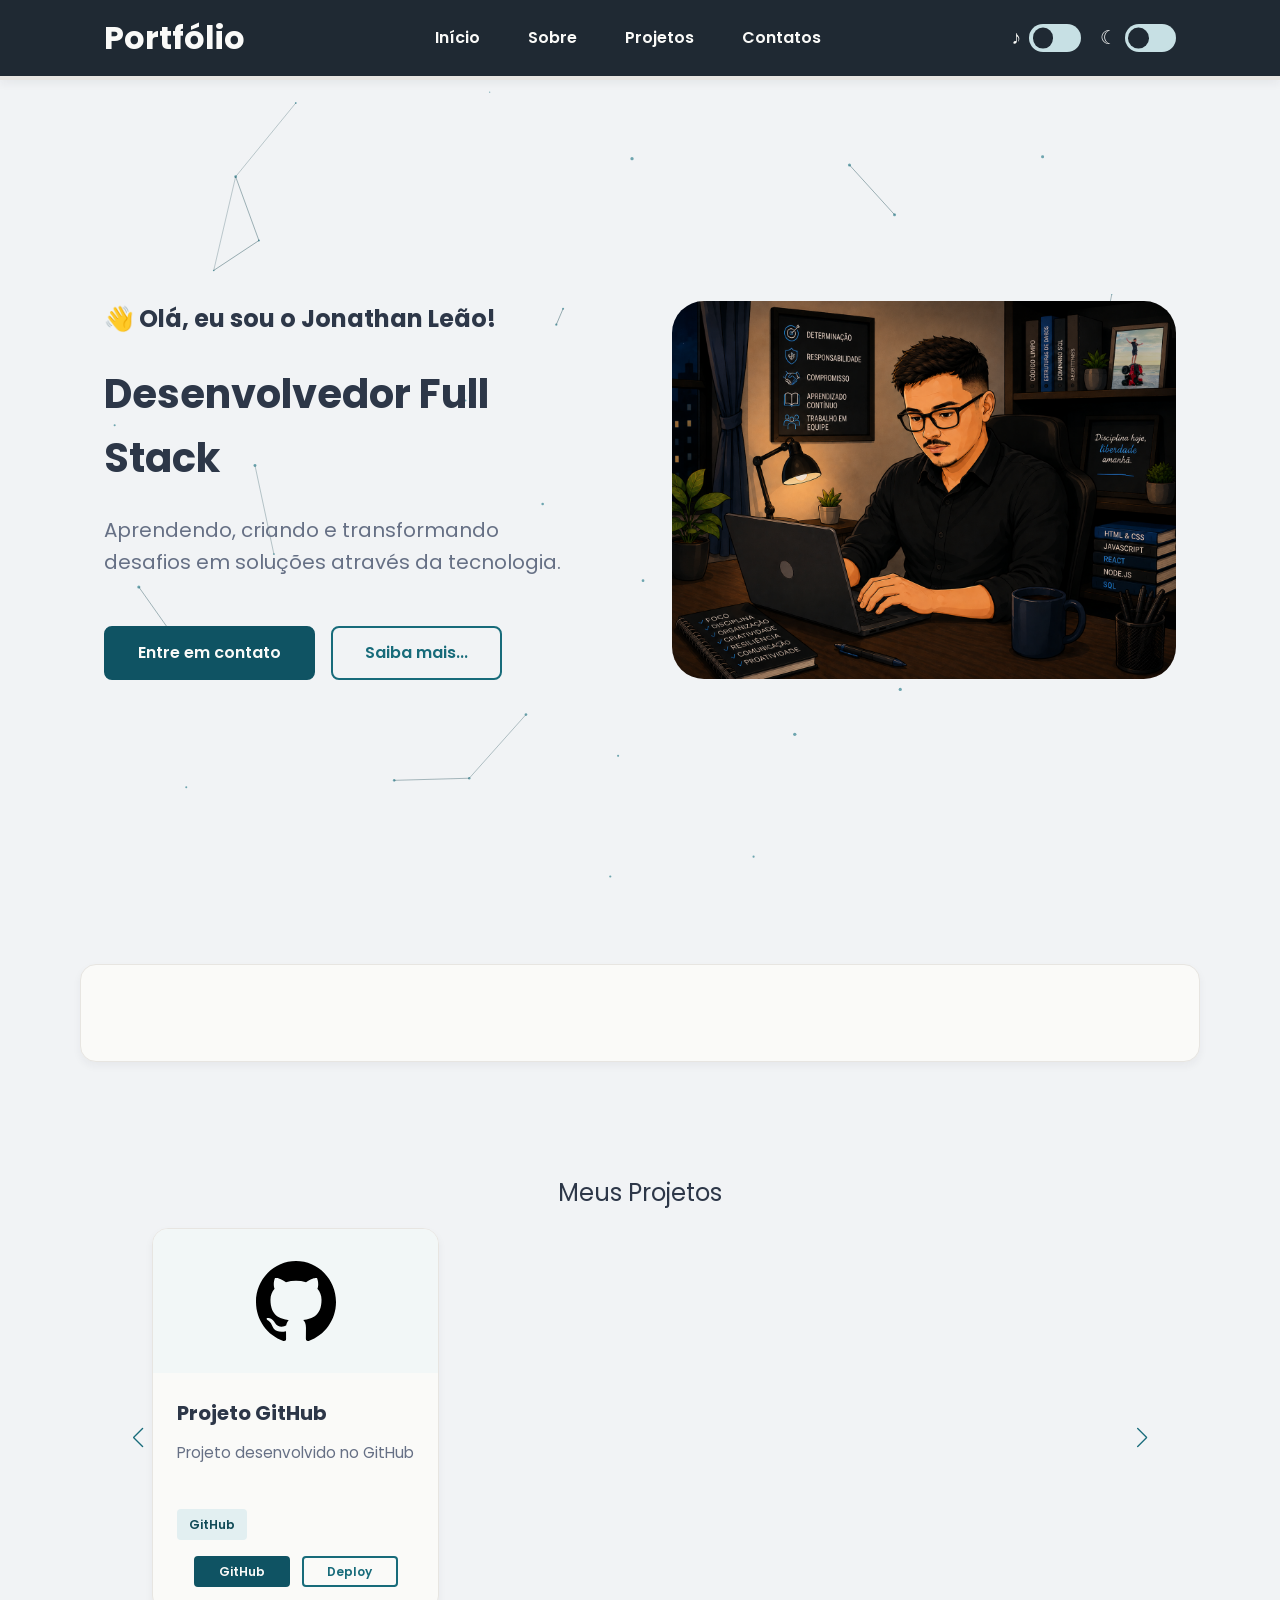
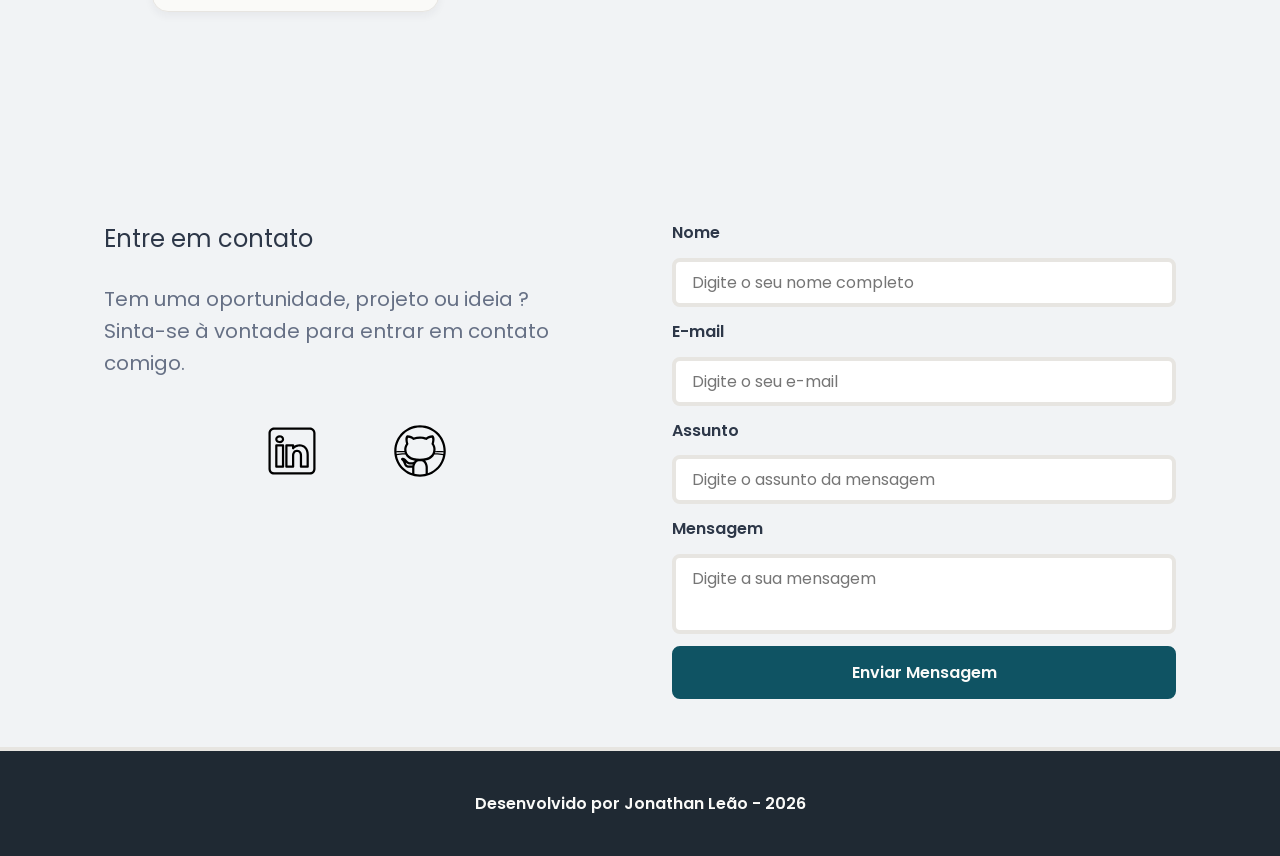
<file: index.html>
<!DOCTYPE html>
<html lang="pt-br">

<head>
    <meta charset="UTF-8">
    <meta name="viewport" content="width=device-width, initial-scale=1.0">
    <meta name="author" content="Jonathan Leão">

    <meta name="description"
        content="Portfólio pessoal de Jonathan Leão, Desenvolvedor Full Stack em formação. Conheça meus projetos, habilidades e minha trajetória na área de tecnologia.">

    <meta name="robots" content="index, follow">

    <!-- Fonte do Google - Poppins -->
    <link href="https://fonts.googleapis.com/css2?family=Poppins&display=swap" rel="stylesheet">

    <!-- Favicon -->
    <link rel="icon" type="image/svg+xml" href="./assets/img/favicon.svg">

    <!-- SWIPER CSS -->
<link rel="stylesheet" href="https://cdn.jsdelivr.net/npm/swiper@11/swiper-bundle.min.css">

    <!-- CSS -->
    <link rel="stylesheet" href="./assets/css/styles.css">

    <title>Portfólio de Jonathan Leão</title>
</head>

<body>

   <!-- Cabeçalho da página -->
<header>
    <div class="menu-content">

        <!-- Título -->
        <a href="index.html" id="titulo">Portfólio</a>

        <!-- Menu de Navegação -->
        <nav>
            <ul class="menu-list">
                <li><a href="#hero">Início</a></li>
                <li><a href="#about">Sobre</a></li>
                <li><a href="#projects">Projetos</a></li>
                <li><a href="#contact">Contatos</a></li>
            </ul>
        </nav>

        <!-- Controles do Cabeçalho -->
        <div class="header-controls">

            <!-- Controle de Áudio -->
            <div class="control-item">

                <span
                    class="control-icon"
                    aria-hidden="true"
                >
                    ♪
                </span>

                <button
                    id="audio-toggle"
                    class="theme-switch"
                    type="button"
                    aria-label="Ativar música"
                    aria-pressed="false"
                    title="Ativar ou desativar música"
                >
                    <span class="theme-switch-track">
                        <span class="theme-switch-thumb"></span>
                    </span>
                </button>

            </div>

                        <!-- Controle de Tema -->
            <div class="control-item">

                <span
                    class="control-icon"
                    aria-hidden="true"
                    title="Modo escuro"
                >
                    ☾
                </span>

                <button
                    id="theme-toggle"
                    class="theme-switch"
                    type="button"
                    aria-label="Ativar modo escuro"
                    aria-pressed="false"
                    title="Ativar ou desativar modo escuro"
                >
                    <span class="theme-switch-track">
                        <span class="theme-switch-thumb"></span>
                    </span>
                </button>

            </div>

        </div>
        <!-- Fim dos controles -->

    </div>
    <!-- Fim do menu-content -->

</header>

    <!-- Conteúdo principal da página -->
    <main>

<!-- Seção Hero -->
<section id="hero" class="section-container hero-container">

    <!-- Fundo interativo -->
    <canvas id="hero-background"></canvas>

    <!-- Apresentação -->
    <article class="hero-content">
    <span>👋 Olá, eu sou o Jonathan Leão!</span>

    <h1>Desenvolvedor Full Stack</h1>

    <p>
        Aprendendo, criando e transformando desafios em soluções através da tecnologia.
    </p>

<div class="buttons-container">
    <a href="#contact" class="botao">Entre em contato</a>
    <a href="#about" class="botao-outline">Saiba mais...</a>
</div>
</article>

<!-- Imagem do Hero -->
    <figure class="hero-image">
    <img src="./assets/img/dev-jonathan.png"
            alt="Ilustração de Jonathan Leão desenvolvendo"
            class="float-animation">
    </figure>

        </section>

        <!-- Seção Sobre mim -->
        <section id="about" class="section-container about-container">

        </section>

        <!-- Seção de Projetos -->
        <section id="projects" class="section-container projects-container">
            <h2>Meus Projetos</h2>

            <!-- Swiper -->
            <div class="swiper projects-swiper">
                <div class="swiper-wrapper">

                    <!-- Projeto -->
                    <div class="swiper-slide">
                        <article class="project-card">

                            <!-- Ícone -->
                            <figure class="project-image">
                                <img src="./assets/icons/languages/github.svg"
                                    alt="Ícone do GitHub">
                            </figure>

                            <!-- Conteúdo -->
                            <div class="project-content">
                                <h3>Projeto GitHub</h3>

                                <p>Projeto desenvolvido no GitHub</p>

                                <!-- Tags -->
                                <div class="project-tags">
                                    <span class="tag">GitHub</span>
                                </div>

                                <!-- Botões -->
                                <div class="project-buttons">
                                    <a href="https://github.com/jonathanleao"
                                        target="_blank"
                                        rel="noopener noreferrer"
                                        class="botao botao-sm">GitHub</a>

                                    <a href="#"
                                        class="botao-outline botao-sm">Deploy</a>
                                </div>
                            </div>

                        </article>
                    </div>

                </div>

                <!-- Navegação do Swiper -->
                <div class="swiper-button-next"></div>
                <div class="swiper-button-prev"></div>

                <!-- Paginação -->
                <div class="swiper-pagination"></div>
            </div>
        </section>

        <!-- Seção de Contatos -->
        <section id="contact" class="section-container contact-container">

            <!-- Informações de contato -->
            <article class="contact-info">
    <h2>Entre em contato</h2>

    <p>
    Tem uma oportunidade, projeto ou ideia ?
    Sinta-se à vontade para entrar em contato comigo.
    </p>

    <!-- Redes Sociais -->
    <div class="social-container">

                    <a href="https://www.linkedin.com/in/jonathanleao/"
                        target="_blank"
                        rel="noopener noreferrer"
                        class="social-icon"
                        aria-label="LinkedIn">
                        <img src="./assets/icons/social/linkedin.svg"
                            alt="Link para o LinkedIn">
                    </a>

                    <a href="https://github.com/jonathanleao"
                        target="_blank"
                        rel="noopener noreferrer"
                        class="social-icon"
                        aria-label="GitHub">
                        <img src="./assets/icons/social/github.svg"
                            alt="Link para o GitHub">
                    </a>

                </div>
            </article>

<!-- Formulário de Contato -->
<form
    id="formulario"
    action="https://formsubmit.co/0d8ef567a013d2c1a35bf91ff3f7ee38"
    method="POST"
>

    <!-- Redireciona para a página de sucesso após o envio -->
    <input
        type="hidden"
        name="_next"
        value="https://jonathanleao19.github.io/portifolio/"
    >

    <!-- Desativa o CAPTCHA do FormSubmit -->
    <input
        type="hidden"
        name="_captcha"
        value="false"
    >

    <!-- Nome -->
    <label for="nome">Nome</label>
    <input
        id="nome"
        name="nome"
        type="text"
        placeholder="Digite o seu nome completo"
        autocomplete="name"
        required
    >
    <span id="erro-nome"></span>

    <!-- E-mail -->
    <label for="email">E-mail</label>
    <input
        id="email"
        name="email"
        type="email"
        placeholder="Digite o seu e-mail"
        autocomplete="email"
        required
    >
    <span id="erro-email"></span>

    <!-- Assunto -->
    <label for="assunto">Assunto</label>
    <input
        id="assunto"
        name="assunto"
        type="text"
        placeholder="Digite o assunto da mensagem"
        required
    >
    <span id="erro-assunto"></span>

    <!-- Mensagem -->
    <label for="mensagem">Mensagem</label>
    <textarea
        id="mensagem"
        name="mensagem"
        placeholder="Digite a sua mensagem"
        required
    ></textarea>
    <span id="erro-mensagem"></span>

    <!-- Botão de envio -->
    <button
        class="botao"
        type="submit"
    >
        Enviar Mensagem
    </button>

</form>
        </section>

    </main>

    <!-- Rodapé da página -->
    <footer>
        Desenvolvido por Jonathan Leão - 2026
    </footer>


    <!-- Música ambiente -->
    <audio
        id="background-audio"
        preload="metadata"
        loop
    >
        <source
            src="./assets/audio/portfolio-music.mp3"
            type="audio/mpeg"
        >
    </audio>


    <!-- SWIPER JS -->
    <script src="https://cdn.jsdelivr.net/npm/swiper@11/swiper-bundle.min.js"></script>

    <!-- JavaScript -->
    <script src="./assets/js/script.js"></script>

</body>

</html>
</file>
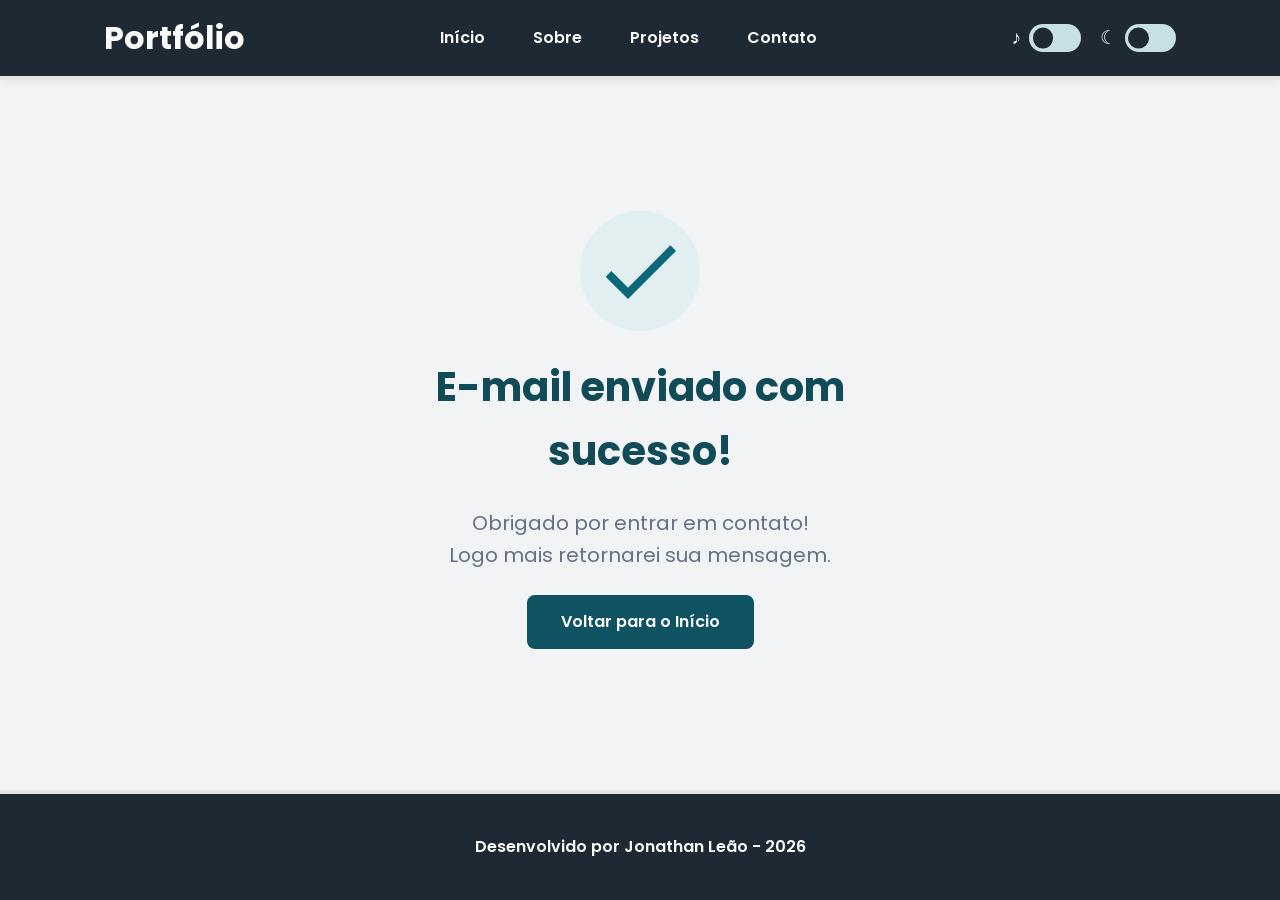
<file: success.html>
<!DOCTYPE html>
<html lang="pt-br">

<head>

    <meta charset="UTF-8">

    <meta
        name="viewport"
        content="width=device-width, initial-scale=1.0"
    >

    <meta
        name="author"
        content="Jonathan Leão"
    >

    <meta
        name="description"
        content="Confirmação de envio de mensagem do portfólio de Jonathan Leão."
    >

    <meta
        name="robots"
        content="noindex, follow"
    >


    <!-- Fonte do Google - Poppins -->
    <link
        href="https://fonts.googleapis.com/css2?family=Poppins&display=swap"
        rel="stylesheet"
    >


    <!-- Favicon -->
    <link
        rel="icon"
        type="image/svg+xml"
        href="./assets/img/favicon.svg"
    >


    <!-- CSS -->
    <link
        rel="stylesheet"
        href="./assets/css/styles.css"
    >


    <title>
        Mensagem Enviada | Jonathan Leão
    </title>

</head>


<body>


    <!-- =================================================
         CABEÇALHO
    ================================================== -->

    <header>

        <div class="menu-content">


            <!-- Título -->
            <a
                href="index.html"
                id="titulo"
            >
                Portfólio
            </a>


            <!-- Menu de Navegação -->
            <nav>

                <ul class="menu-list">

                    <li>
                        <a href="index.html#hero">
                            Início
                        </a>
                    </li>

                    <li>
                        <a href="index.html#about">
                            Sobre
                        </a>
                    </li>

                    <li>
                        <a href="index.html#projects">
                            Projetos
                        </a>
                    </li>

                    <li>
                        <a href="index.html#contact">
                            Contato
                        </a>
                    </li>

                </ul>

            </nav>


            <!-- Controles do Cabeçalho -->
            <div class="header-controls">


                <!-- Controle de Áudio -->
                <div class="control-item">

                    <span
                        class="control-icon"
                        aria-hidden="true"
                    >
                        ♪
                    </span>

                    <button
                        id="audio-toggle"
                        class="theme-switch"
                        type="button"
                        aria-label="Ativar música"
                        aria-pressed="false"
                        title="Ativar ou desativar música"
                    >

                        <span class="theme-switch-track">

                            <span class="theme-switch-thumb">
                            </span>

                        </span>

                    </button>

                </div>


                <!-- Controle de Tema -->
                <div class="control-item">

                    <span
                        class="control-icon"
                        aria-hidden="true"
                        title="Modo escuro"
                    >
                        ☾
                    </span>

                    <button
                        id="theme-toggle"
                        class="theme-switch"
                        type="button"
                        aria-label="Ativar modo escuro"
                        aria-pressed="false"
                        title="Ativar ou desativar modo escuro"
                    >

                        <span class="theme-switch-track">

                            <span class="theme-switch-thumb">
                            </span>

                        </span>

                    </button>

                </div>


            </div>


        </div>

    </header>



    <!-- =================================================
         CONTEÚDO PRINCIPAL
    ================================================== -->

    <main>


        <!-- =================================================
             MENSAGEM DE SUCESSO
        ================================================== -->

        <section class="success-container">

            <article class="success-content">


                <!-- Ícone de sucesso -->
                <figure class="success-icon">

                    <img
                        src="./assets/img/success.svg"
                        alt="Ilustração de mensagem enviada com sucesso"
                        class="float-animation"
                    >

                </figure>


                <!-- Título -->
                <h1>
                    E-mail enviado com sucesso!
                </h1>


                <!-- Mensagem -->
                <h2>

                    Obrigado por entrar em contato!

                    <br>

                    Logo mais retornarei sua mensagem.

                </h2>


                <!-- Botão para retornar ao portfólio -->
                <a
                    href="index.html"
                    class="botao"
                >
                    Voltar para o Início
                </a>


            </article>

        </section>


    </main>



    <!-- =================================================
         RODAPÉ
    ================================================== -->

    <footer>

        Desenvolvido por Jonathan Leão - 2026

    </footer>



    <!-- =================================================
         MÚSICA AMBIENTE
    ================================================== -->

    <audio
        id="background-audio"
        preload="metadata"
        loop
    >

        <source
            src="./assets/audio/portfolio-music.mp3"
            type="audio/mpeg"
        >

    </audio>



    <!-- =================================================
         JAVASCRIPT
    ================================================== -->

    <script src="./assets/js/script.js"></script>


</body>

</html>
</file>
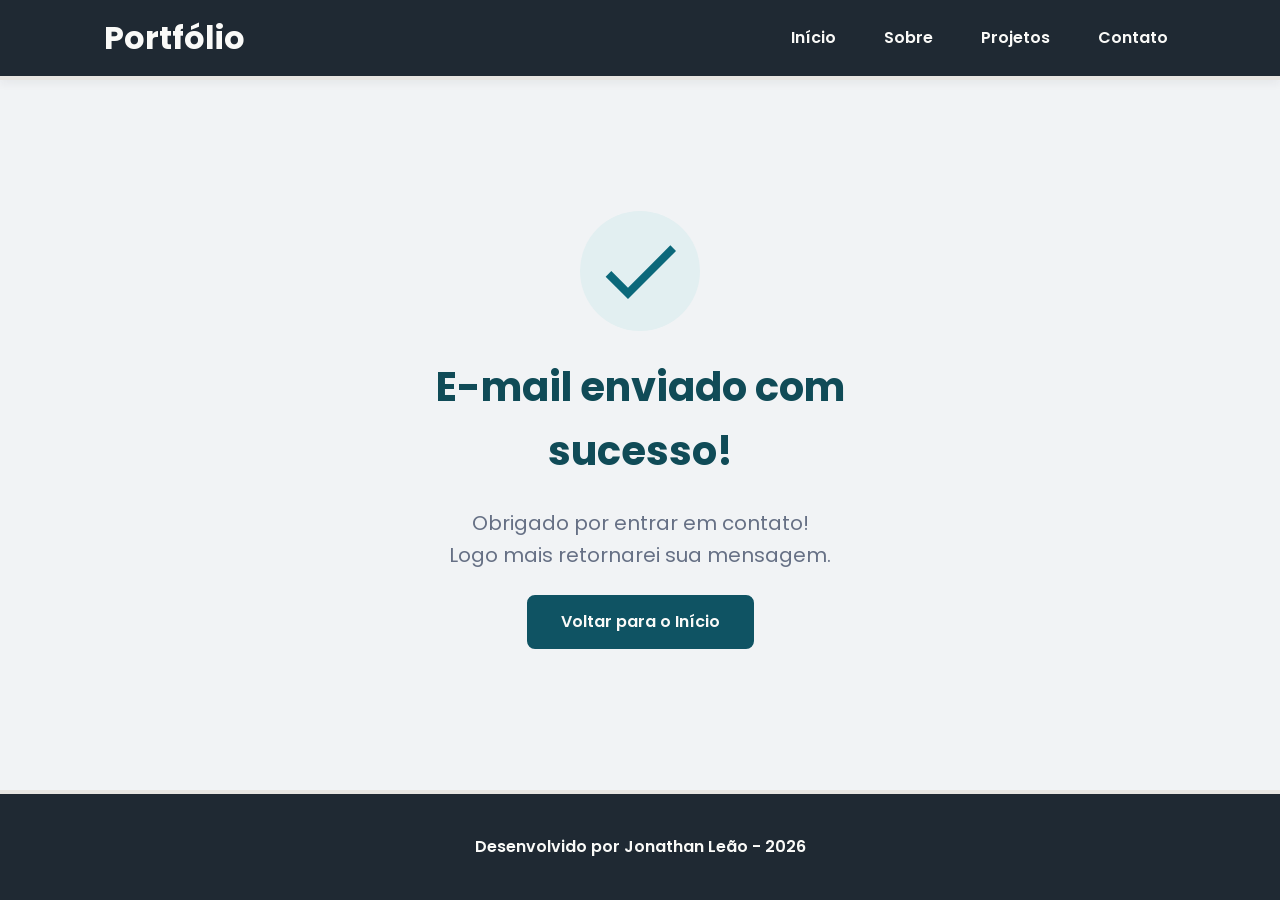
<file: sucess.html>
<!DOCTYPE html>
<html lang="pt-br">

<head>
    <meta charset="UTF-8">
    <meta name="viewport" content="width=device-width, initial-scale=1.0">
    <meta name="author" content="Jonathan Leão">

    <meta name="description"
        content="Confirmação de envio de mensagem do portfólio de Jonathan Leão.">

    <meta name="robots" content="noindex, follow">

    <!-- Fonte do Google - Poppins -->
    <link href="https://fonts.googleapis.com/css2?family=Poppins&display=swap" rel="stylesheet">

    <!-- Favicon -->
    <link rel="icon" type="image/svg+xml" href="./assets/img/favicon.svg">

    <!-- CSS -->
    <link rel="stylesheet" href="./assets/css/styles.css">

    <title>Mensagem Enviada | Jonathan Leão</title>
</head>

<body>

    <!-- Cabeçalho da Página -->
    <header>
        <div class="menu-content">
            <a href="index.html" id="titulo">Portfólio</a>

            <!-- Menu de Navegação -->
            <nav>
                <ul class="menu-list">
                    <li><a href="index.html#hero">Início</a></li>
                    <li><a href="index.html#about">Sobre</a></li>
                    <li><a href="index.html#projects">Projetos</a></li>
                    <li><a href="index.html#contact">Contato</a></li>
                </ul>
            </nav>
        </div>
    </header>

    <!-- Conteúdo Principal da Página -->
    <main>

        <!-- Mensagem de Sucesso -->
        <section class="success-container">
            <article class="success-content">

                <figure class="success-icon">
                    <img src="./assets/img/success.svg"
                        alt="Ilustração de mensagem enviada com sucesso"
                        class="float-animation">
                </figure>

                <h1>E-mail enviado com sucesso!</h1>

                <h2>
                    Obrigado por entrar em contato!<br>
                    Logo mais retornarei sua mensagem.
                </h2>

                <a href="index.html" class="botao">Voltar para o Início</a>

            </article>
        </section>

    </main>

    <!-- Rodapé da Página -->
    <footer>
        Desenvolvido por Jonathan Leão - 2026
    </footer>

</body>

</html>
</file>
<file: assets/css/styles.css>
*{
    margin: 0;
    padding: 0;
    box-sizing: border-box;
    font-family: 'Poppins', sans-serif;
    font-weight: 400;
    text-decoration: none;
    outline: none;
}

:root {
    /* Paleta de cores - azul */
    --blue-50: #F2F7F7;
    --blue-100: #E2EFF1;
    --blue-200: #C7E0E4;
    --blue-300: #91BEC6;
    --blue-400: #5796A2;
    --blue-500: #176B7A;
    --blue-600: #155F6D;
    --blue-700: #125563;
    --blue-800: #104B57;
    --blue-900: #0D3D47;

    /* Cores neutras */
    --gray-200: #E7E5E1;
    --gray-400: #667085;
    --graphite: #1F2933;
    --black: #2D3748;
    --white: #FAFAF8;
    --page-bg: #F1F3F5;

    /* Cores de estado */
    --error: #e63946;

    /* Sombras */
    --shadow-sm: 0 0.25rem 0.5rem rgba(31, 41, 51, 0.05);
    --shadow-md: 0 0.25rem 0.75rem rgba(23, 107, 122, 0.16);
    --shadow-lg: 0 0.5rem 1.5rem rgba(31, 41, 51, 0.10);

    /* Espaçamentos */
    --spacing-xs: 0.5rem;
    --spacing-sm: 1rem;
    --spacing-md: 1.5rem;
    --spacing-lg: 2rem;
    --spacing-xl: 3rem;
    --spacing-2xl: 4rem;

    /* Tamanhos de fonte */
    --text-sm: 0.75rem;
    --text-base: 1rem;
    --text-lg: 1.25rem;
    --text-xl: 1.5rem;
    --text-2xl: 2rem;
    --text-3xl: 2.5rem;

    /* Bordas arredondadas */
    --radius-sm: 0.25rem;
    --radius-md: 0.5rem;
    --radius-lg: 1rem;
    --radius-xl: 2rem;
    --radius-full: 50%;

    /* Transição padrão */
    --transition-default: all 0.3s ease;
}

html {
    scroll-behavior: smooth;
}

body {
    display: flex;
    flex-direction: column;
    min-height: 100vh;
    background-color: var(--page-bg);
    line-height: 1.6;
    color: var(--black);
}

main {
    flex: 1;
}

.section-container {
    max-width: 70rem;
    margin: 0 auto;
    padding: var(--spacing-xl) var(--spacing-md);
    scroll-margin-top: 6rem;
}

.buttons-container {
    display: flex;
    gap: var(--spacing-sm);
}

.botao,
.botao-outline {
    display: inline-block;
    padding: 0.75rem 2rem;
    border: 0.15rem solid transparent;
    border-radius: var(--radius-md);
    font-size: var(--text-base);
    font-weight: 600;
    text-align: center;
    cursor: pointer;
    transition: var(--transition-default);
}

/* Botão primário */
.botao {
    border-color: #0F5363;
    background-color: #0F5363;
    color: var(--white);
}

.botao:hover {
    border-color: #0B4350;
    background-color: #0B4350;
}

/* Botão secundário */
.botao-outline {
    border-color: var(--blue-500);
    background-color: transparent;
    color: var(--blue-500);
}

.botao-outline:hover {
    border-color: var(--blue-500);
    background-color: var(--blue-500);
    color: var(--white);
    transform: translateY(-0.25rem);
}

/* Botões pequenos - projetos */
.botao.botao-sm,
.botao-outline.botao-sm {
    min-width: 6rem;
    padding: 0.25rem var(--spacing-sm);
    border-width: 0.125rem;
    border-radius: 0.25rem;
    font-size: var(--text-sm);
}

header {
    position: sticky;
    top: 0;
    z-index: 1000;
    width: 100%;
    height: 5rem;
    border-bottom: 0.25rem solid var(--gray-200);
    background-color: var(--graphite);
    box-shadow: var(--shadow-sm);
}

header a {
    font-weight: 600;
    color: var(--white);
    transition: color 0.3s ease;
}

header a:hover {
    color: var(--blue-300);
}

#titulo {
    font-size: var(--text-2xl);
    font-weight: 700;
}

.menu-content {
    display: flex;
    justify-content: space-between;
    align-items: center;
    max-width: 70rem;
    height: 100%;
    margin: 0 auto;
    padding: 0 var(--spacing-md);
}

.menu-list {
    display: flex;
    gap: var(--spacing-lg);
    list-style: none;
}

.menu-list a {
    padding: var(--spacing-xs);
}


/* =================================================
   SWITCH DE TEMA
================================================= */

.theme-switch {
    display: flex;
    align-items: center;
    justify-content: center;

    margin-left: var(--spacing-sm);

    border: none;
    background: transparent;

    cursor: pointer;
}

.theme-switch-track {
    position: relative;
    display: block;

    width: 3.2rem;
    height: 1.7rem;

    border-radius: 999px;

    background-color: var(--blue-200);

    transition: background-color 0.3s ease;
}

.theme-switch-thumb {
    position: absolute;

    top: 50%;
    left: 0.2rem;

    width: 1.3rem;
    height: 1.3rem;

    border-radius: var(--radius-full);

    background-color: var(--graphite);

    transform: translateY(-50%);

    transition:
        left 0.3s ease,
        background-color 0.3s ease;
}

/* Estado ativo do switch */
.theme-switch.active .theme-switch-track {
    background-color: var(--blue-500);
}

.theme-switch.active .theme-switch-thumb {
    left: 1.7rem;

    background-color: var(--white);
}

.hero-container {
    position: relative;
    display: flex;
    align-items: center;
    gap: var(--spacing-2xl);
    min-height: calc(100vh - 5rem);
    overflow: hidden;
}

/* Fundo interativo do Hero */
#hero-background {
    position: absolute;
    inset: 0;
    width: 100%;
    height: 100%;
    z-index: 0;
    pointer-events: none;
}

/* Mantém o conteúdo acima do fundo interativo */
.hero-content,
.hero-image {
    position: relative;
    z-index: 1;
}

.hero-content {
    display: flex;
    flex: 1;
    flex-direction: column;
    gap: var(--spacing-md);
}

.hero-content span {
    font-size: var(--text-xl);
    font-weight: 700;
}

.hero-content h1 {
    font-size: var(--text-3xl);
    font-weight: 700;
}

.hero-content p,
.about-content p,
.contact-info p {
    max-width: 30rem;

    margin-bottom: var(--spacing-md);

    font-size: var(--text-lg);
    line-height: 1.6;

    color: var(--gray-400);
}

.hero-image {
    display: flex;
    flex: 1;
    justify-content: center;
}

.hero-image img {
    width: 100%;
    max-width: 100%;
    border-radius: var(--radius-xl);
}

/* Animação flutuante da imagem */
@keyframes float {

    0%,
    100% {
        transform: translateY(0);
    }

    50% {
        transform: translateY(-1.25rem);
    }
}

.float-animation {
    animation: float 3s ease-in-out infinite;
}

/* =================================================
   CONTROLES DO CABEÇALHO
================================================= */

.header-controls {
    display: flex;
    flex-direction: row;
    align-items: center;
    gap: 1.2rem;
}

.control-item {
    display: flex;
    flex-direction: row;
    align-items: center;
    gap: 0.5rem;
}

.control-icon {
    display: flex;
    align-items: center;
    justify-content: center;

    color: var(--white);
    font-size: 1.2rem;
    line-height: 1;
}

.header-controls .theme-switch {
    flex-shrink: 0;
    margin: 0;
}

/* =================================================
   ANIMAÇÃO DE ENTRADA DOS TEXTOS DO HERO
================================================= */

@keyframes textDrop {

    from {
        opacity: 0;
        transform: translateY(-80px);
    }

    to {
        opacity: 1;
        transform: translateY(0);
    }
}

/* Saudação */
.hero-content > span {
    animation: textDrop 0.8s ease-out both;
}

/* Título */
.hero-content > h1 {
    animation: textDrop 0.8s ease-out 0.20s both;
}

/* Descrição */
.hero-content > p {
    animation: textDrop 0.8s ease-out 0.40s both;
}

/* =================================================
   SOBRE MIM
================================================= */

.about-container {
    display: grid;
    grid-template-columns: 18rem 1fr;
    align-items: center;
    gap: var(--spacing-2xl);

    margin: var(--spacing-2xl) auto;
    padding: var(--spacing-xl);

    border: 1px solid var(--gray-200);
    border-radius: var(--radius-lg);

    background-color: var(--white);
    box-shadow: var(--shadow-sm);

    transition:
        box-shadow 0.3s ease,
        transform 0.3s ease;
}


/* Efeito discreto no card */
.about-container:hover {
    box-shadow: var(--shadow-lg);
    transform: translateY(-4px);
}


/* =================================================
   PERFIL
================================================= */

.about-profile {
    display: flex;
    flex-direction: column;
    align-items: center;

    gap: 0;

    padding-right: var(--spacing-xl);
    border-right: 1px solid var(--gray-200);

    text-align: center;
}

/* Foto */
.about-image {
    width: 13.5rem;
    height: 13.5rem;
    margin-bottom: var(--spacing-xs);
}


.about-image img {
    width: 100%;
    height: 100%;

    border: 0.3rem solid var(--blue-500);
    border-radius: var(--radius-full);

    object-fit: cover;

    box-shadow: var(--shadow-md);

    transition:
        transform 0.3s ease,
        box-shadow 0.3s ease;
}


/* Efeito discreto na foto */
.about-image img:hover {
    transform: scale(1.03);
    box-shadow: var(--shadow-lg);
}


/* Nome */
.about-profile h3 {
    margin-bottom: 0.25rem;

    font-size: var(--text-xl);
    font-weight: 700;
    color: var(--blue-900);
}

.about-role {
    margin-bottom: 0.7%;

    font-size: 0.95rem;
    font-weight: 600;
    color: var(--gray-400);
}

.soft-skills {
    width: 100%;
    margin-top: 0.5rem;
}

.soft-skills h4 {
    margin-bottom: 0.75rem;

    font-size: var(--text-base);
    font-weight: 700;
    color: var(--blue-800);
}


.soft-skills-list {
    display: flex;
    flex-wrap: wrap;
    justify-content: center;

    gap: 0.6rem;
}


/* Tags das Soft Skills */
.soft-skill {
    padding: 0.5rem 0.8rem;

    border: 1px solid var(--blue-200);
    border-radius: var(--radius-md);

    background-color: var(--blue-50);

    font-size: 0.85rem;
    font-weight: 600;

    color: var(--blue-800);

    transition:
        background-color 0.3s ease,
        border-color 0.3s ease,
        transform 0.3s ease;
}


/* Efeito ao passar o mouse nas Soft Skills */
.soft-skill:hover {
    border-color: var(--blue-500);
    background-color: var(--blue-100);
    transform: translateY(-2px);
}


/* =================================================
   CONTEÚDO DO SOBRE
================================================= */

.about-content {
    min-width: 0;
    width: 100%;
}


.about-content h2 {
    margin-bottom: var(--spacing-md);

    font-size: var(--text-3xl);
    font-weight: 700;

    color: var(--blue-800);
}


.about-content p {
    width: 100%;
    max-width: none;

    margin-bottom: var(--spacing-sm);

    font-size: var(--text-lg);

    text-align: justify;

    color: var(--gray-400);
}


/* =================================================
   BOTÕES E DADOS DO GITHUB
================================================= */

.about-buttons-data {
    display: flex;
    justify-content: space-between;
    align-items: center;

    width: 100%;
    gap: var(--spacing-lg);

    margin-top: var(--spacing-lg);
}


.about-buttons-data .buttons-container {
    display: flex;
    gap: var(--spacing-sm);
}


.data-container {
    display: flex;
    align-items: center;

    gap: var(--spacing-lg);
}


.data-item {
    display: flex;
    flex-direction: column;
    align-items: center;

    min-width: 5rem;
}


.data-number {
    font-size: var(--text-xl);
    font-weight: 700;

    text-align: center;

    color: var(--blue-500);
}

.data-label {
    font-size: var(--text-base);
    text-align: center;
    color: var(--gray-400);
}

.projects-container {
    scroll-margin-top: 3rem;
    margin: var(--spacing-2xl) auto;
    text-align: center;
}

.projects-swiper {
    position: relative;
    width: 100%;
    padding: var(--spacing-sm) var(--spacing-xl) var(--spacing-xl);
    overflow: hidden;
}

.project-card {
    display: flex;
    flex-direction: column;

    height: 100%;
    min-height: 24rem;

    overflow: hidden;

    border: 1px solid var(--gray-200);
    border-radius: var(--radius-lg);

    background-color: var(--white);
    box-shadow: var(--shadow-sm);

    transition:
        transform 0.3s ease,
        box-shadow 0.3s ease,
        border-color 0.3s ease;
}


/* Hover do card */
.project-image {
    display: flex;
    align-items: center;
    justify-content: center;

    height: 9rem;

    background-color: var(--blue-50);
}


.project-image img {
    width: 5rem;
    height: 5rem;

    object-fit: contain;

    transition: transform 0.3s ease;
}


/* Pequeno destaque no ícone */
.project-card:hover .project-image img {
    transform: scale(1.06);
}

.project-content {
    display: flex;
    flex: 1;
    flex-direction: column;
    padding: var(--spacing-md);
    text-align: left;
}

.project-content h3 {
    margin-bottom: 0.75rem;
    font-size: var(--text-lg);
    font-weight: 700;
}

.project-content p {
    flex: 1;
    margin-bottom: var(--spacing-sm);
    font-size: 0.95rem;
    color: var(--gray-400);
}

.project-tags {
    display: flex;
    flex-wrap: wrap;
    gap: var(--spacing-xs);
}

.tag {
    padding: 0.375rem 0.75rem;
    border-radius: var(--radius-sm);
    background-color: var(--blue-100);
    font-size: var(--text-sm);
    font-weight: 600;
    color: var(--blue-800);
}

.project-buttons {
    display: flex;
    justify-content: center;
    align-items: center;
    gap: 0.75rem;
    margin-top: var(--spacing-sm);
}

.swiper-wrapper {
    align-items: stretch;
}

.swiper-slide {
    display: flex;
    height: auto;
}

/* Navegação do Swiper */
.swiper-button-next,
.swiper-button-prev {
    width: 3rem;
    height: 3rem;
}

.swiper-button-next:after,
.swiper-button-prev:after {
    font-size: var(--text-lg);
    color: var(--blue-500);
}

.swiper-button-next:hover:after,
.swiper-button-prev:hover:after {
    color: var(--blue-800);
}

/* Paginação do Swiper */
.swiper-pagination-bullet {
    width: 0.75rem;
    height: 0.75rem;
    background-color: var(--gray-200);
    opacity: 1;
}

.swiper-pagination-bullet-active {
    width: var(--spacing-lg);
    border-radius: var(--radius-sm);
    background-color: var(--blue-500);
}

.contact-container {
    display: grid;
    grid-template-columns: 1fr 1fr;
    gap: var(--spacing-2xl);
}

.contact-info h2 {
    margin-bottom: var(--spacing-md);
}

.contact-info p {
    margin-bottom: var(--spacing-lg);
}

.social-container {
    display: flex;
    justify-content: center;
    gap: var(--spacing-xl);
}

.social-icon {
    width: 5rem;
    height: 5rem;
    padding: 0.75rem;
    border-radius: var(--radius-md);
    transition: var(--transition-default);
}

.social-icon img {
    width: 100%;
    filter: brightness(0) saturate(100%);
    transition: filter 0.3s ease;
}

.social-icon:hover img {
    filter: brightness(0)
            saturate(100%)
            invert(34%)
            sepia(35%)
            saturate(1090%)
            hue-rotate(142deg)
            brightness(88%)
            contrast(92%);
}

/* Formulário de contato */
form {
    display: flex;
    flex-direction: column;
    gap: 0.75rem;
}

form label {
    font-size: var(--text-base);
    font-weight: 600;
}

form input,
form textarea {
    width: 100%;
    padding: 0.5rem var(--spacing-sm);
    border: 0.25rem solid var(--gray-200);
    border-radius: var(--radius-md);
    font-family: inherit;
    font-size: var(--text-base);
    transition: border-color 0.3s ease;
}

form input:focus,
form textarea:focus {
    border-color: var(--blue-500);
    outline: none;
}

form textarea {
    min-height: 5rem;
    resize: none;
}

form span {
    margin-top: -0.75rem;
    font-size: var(--text-sm);
    color: var(--error);
}

footer {
    padding: 2.5rem;
    border-top: 0.25rem solid var(--gray-200);
    background: var(--graphite);
    font-weight: 600;
    text-align: center;
    color: var(--white);
}
.success-container {
    display: flex;
    flex-direction: column;
    justify-content: center;
    align-items: center;
    width: 100%;
    min-height: calc(100vh - 12.5rem);
    padding: var(--spacing-xl) var(--spacing-md);
}

.success-content {
    display: flex;
    flex-direction: column;
    align-items: center;
    gap: var(--spacing-md);
    max-width: 37.5rem;
    text-align: center;
}

.success-content h1 {
    font-size: var(--text-3xl);
    font-weight: 700;
    color: var(--blue-800);
}

.success-content h2 {
    font-size: var(--text-lg);
    color: var(--gray-400);
}

.success-icon {
    display: flex;
    align-items: center;
    justify-content: center;
    width: 7.5rem;
    height: 7.5rem;
    border-radius: var(--radius-full);
    background-color: var(--blue-100);
}

.success-icon img {
    width: 6rem;
    height: 6rem;
    filter: brightness(0)
            saturate(100%)
            invert(34%)
            sepia(35%)
            saturate(1090%)
            hue-rotate(142deg)
            brightness(88%)
            contrast(92%);
}

/* ========================================
    RESPONSIVIDADE - TABLETS
======================================== */

@media screen and (max-width: 1024px) {

    /* Layout */
    .section-container {
        padding: var(--spacing-lg) var(--spacing-md);
    }

    /* Tipografia */
    .section-container h1 {
        font-size: var(--text-3xl);
    }

    .section-container h2 {
        font-size: var(--text-2xl);
    }

    .section-container p  {
        font-size: var(--text-base);
    }

    .section-container span {
        font-size: var(--text-lg);
    }

    .success-content h1 {
        font-size: var(--text-3xl);
    }

    .success-content h2 {
        font-size: var(--text-xl);
    }

    /* Cabeçalho - oculta o menu em telas menores */
    @media (max-width: 768px) {
        .menu-list {
            display: none;
        }
    }


/* Hero */
.hero-container {
    flex-direction: column-reverse;
    gap: var(--spacing-lg);
    min-height: 60vh;
    text-align: center;
}

    .hero-content,
    .hero-image {
        width: 90%;
    }

    .hero-image img {
        object-fit: cover;
    }

    .buttons-container {
        justify-content: center;
        width: 100%;
    }

    .hero-container .botao,
    .hero-container .botao-outline {
        padding: 0.75rem 1.5rem;
        font-size: 0.95rem;
        white-space: nowrap;
    }

    /* About */
.about-container {
    grid-template-columns: 1fr;
    gap: var(--spacing-lg);

    margin: var(--spacing-lg);
    padding: var(--spacing-lg);
}


.about-profile {
    padding-right: 0;
    padding-bottom: var(--spacing-lg);

    border-right: none;
    border-bottom: 1px solid var(--gray-200);
}


.about-image {
    width: 11rem;
    height: 11rem;
}


.soft-skills {
    max-width: 32rem;
}


.about-content {
    width: 100%;
}


.about-buttons-data {
    flex-direction: column;
    align-items: stretch;

    gap: var(--spacing-md);
}


.about-buttons-data .buttons-container {
    justify-content: center;
}


.data-container {
    justify-content: center;
    width: 100%;
}

    /* Projects */
    .projects-container {
        margin: var(--spacing-lg) auto 0;
    }

    .projects-swiper {
        margin: 0;
        padding: var(--spacing-sm) var(--spacing-lg) 2.5rem;
    }

    .project-card {
        width: 100%;
        height: 30rem;
        min-height: 30rem;
        max-height: 30rem;
        max-width: 100%;
    }

    .project-content {
        display: flex;
        flex-direction: column;
        justify-content: space-between;
        height: 100%;
    }

    .project-content p {
        flex: 1;
        overflow: hidden;
    }

    .project-tags {
        min-height: 2.5rem;
        align-items: flex-start;
    }

    .swiper-wrapper {
        align-items: stretch;
    }

    .swiper-slide {
        display: flex;
        justify-content: center;
        align-items: stretch;
        height: auto;
    }

    .swiper-button-next,
    .swiper-button-prev {
        display: none;
    }

    /* Contact */
    .contact-container {
        grid-template-columns: 1fr;
        gap: var(--spacing-lg);
        width: 90%;
        margin: 0 auto;
    }

    /* Página de sucesso */
    .success-container {
        padding: var(--spacing-xl) var(--spacing-md);
        min-height: calc(100vh - 10rem);
    }

    .success-content {
        gap: var(--spacing-lg);
        max-width: 35rem;
    }

    .success-icon {
        width: 6rem;
        height: 6rem;
    }

    .success-icon img {
        width: 5rem;
        height: 5rem;
    }
}

/* ========================================
    RESPONSIVIDADE - MOBILE
=========================================== */

@media screen and (max-width: 480px) {

    /* Layout */
    .section-container {
        padding: var(--spacing-md) var(--spacing-sm);
    }

    /* Tipografia Mobile */
    .section-container h1 {
        font-size: var(--text-xl);
    }

    .section-container h2 {
        font-size: var(--text-xl);
    }

    .section-container p {
        font-size: var(--text-base);
    }

    .section-container span {
        font-size: var(--text-lg);
    }

    .success-content h1 {
        font-size: var(--text-xl);
    }

    .success-content h2 {
        font-size: var(--text-base);
    }

    /* Header */
    #titulo {
        font-size: var(--text-xl);
    }

    .menu-list {
        display: none;
    }

    /* Hero */
    .hero-container {
        gap: var(--spacing-sm);
    }

    .hero-content {
        gap: var(--spacing-xs);
        width: 100%;
    }

    .buttons-container {
        flex-direction: column;
        gap: 0.75rem;
        width: 100%;
    }

    .buttons-container .botao,
    .buttons-container .botao-outline {
        width: 100%;
    }

    .hero-container .botao,
    .hero-container .botao-outline {
        padding: 0.75rem 1rem;
        font-size: 0.95rem;
        white-space: nowrap;
    }

    .hero-image {
        width: 100%;
    }

    .hero-image img {
        max-width: 20rem;
    }

    /* About */
.about-container {
    margin: var(--spacing-lg) 0.5rem;
    padding: var(--spacing-md);
}


.about-image {
    width: 9rem;
    height: 9rem;
}


.about-profile h3 {
    font-size: var(--text-lg);
}


.about-role {
    font-size: var(--text-sm);
}


.soft-skills-list {
    gap: 0.4rem;
}


.soft-skill {
    padding: 0.35rem 0.6rem;
    font-size: var(--text-sm);
}


.about-content h2 {
    text-align: center;
}


.about-content p {
    font-size: var(--text-base);
    text-align: left;
}


.about-buttons-data .buttons-container {
    flex-direction: column;
    width: 100%;
}


.about-buttons-data .botao,
.about-buttons-data .botao-outline {
    width: 100%;
}


.data-container {
    gap: var(--spacing-md);
}


.data-number {
    font-size: var(--text-lg);
}


.data-label {
    font-size: var(--text-sm);
}

    /* Projects */
    .projects-container {
        margin: var(--spacing-lg) auto 0;
    }

    .projects-swiper {
        position: relative;
        margin: 0;
        padding: var(--spacing-sm) 0 2rem 0;
        overflow: visible;
    }

    .project-card {
        width: 100%;
        height: 20rem;
        max-width: 20rem;
    }

    .project-image {
        height: 10rem;
    }

    .project-content {
        padding: var(--spacing-md);
    }

    .project-content h3 {
        font-size: 1.25rem;
    }

    .project-content p {
        font-size: 0.95rem;
    }

    /* Contact */
    .contact-container {
        width: 100%;
    }

    .contact-info p {
        margin-bottom: var(--spacing-md);
    }

.social-container {
    display: flex;
    justify-content: flex-start;
    gap: var(--spacing-lg);

    margin-top: var(--spacing-sm);
}
.social-icon {
    width: 2.5rem;
    height: 2.5rem;

    transition: transform 0.3s ease;
}

.social-icon:hover {
    transform: translateY(-3px);
}

.social-icon img {
    width: 100%;
    height: 100%;
}

    /* Formulário de contato */
    form {
        gap: var(--spacing-sm);
    }

    form label {
        font-size: 0.95rem;
    }

    form input,
    form textarea {
        padding: 0.75rem;
        font-size: var(--text-base);
    }

    form button {
        padding: 0.75rem var(--spacing-md);
        font-size: var(--text-base);
    }

    /* Footer */
    footer {
        padding: var(--spacing-md) var(--spacing-sm);
        font-size: var(--text-sm);
    }
    
    /* Página de sucesso */
    .success-container {
        padding: var(--spacing-lg) var(--spacing-sm);
        min-height: calc(100vh - 8rem);
    }

    .success-content {
        gap: var(--spacing-md);
        max-width: 100%;
        padding: 0 var(--spacing-sm);
    }

    .success-icon {
        width: 5rem;
        height: 5rem;
    }

    .success-icon img {
        width: 4rem;
        height: 4rem;
    }

    .success-content .botao {
        width: 100%;
        max-width: 20rem;
        padding: 0.75rem var(--spacing-lg);
    }

}

/* =================================================
ANIMAÇÃO DE ENTRADA - SOBRE MIM
================================================= */

/* Estado inicial */
.about-profile,
.about-content {
    opacity: 0;

    transition:
        opacity 0.8s ease,
        transform 0.8s ease;
}

/* Perfil começa deslocado para a esquerda */
.about-profile {
    transform: translateX(-50px);
}

/* Conteúdo começa deslocado para a direita */
.about-content {
    transform: translateX(50px);
}

/* Estado final */
.about-profile.about-visible,
.about-content.about-visible {
    opacity: 1;
    transform: translateX(0);
}

/* =================================================
   MODO ESCURO
================================================= */

[data-theme="dark"] {
    /* Fundo e textos */
    --page-bg: #111820;
    --black: #FAFAF8;
    --gray-400: #D0D7DE;
    --gray-200: #2C3945;

    /* Mantém branco como branco para textos e botões */
    --white: #FAFAF8;

    /* Tons estruturais */
    --graphite: #0D141B;

    /* Tons de azul adaptados ao fundo escuro */
    --blue-50: #16242B;
    --blue-100: #1D3038;
    --blue-200: #294650;
    --blue-300: #91BEC6;
    --blue-400: #6FAAB5;
    --blue-500: #5796A2;
    --blue-600: #4A8794;
    --blue-700: #397581;
    --blue-800: #91BEC6;
    --blue-900: #C7E0E4;
}


/* =================================================
   CABEÇALHO
================================================= */

[data-theme="dark"] header {
    background-color: #0D141B;
    border-bottom-color: #2C3945;
}

[data-theme="dark"] header a,
[data-theme="dark"] #titulo {
    color: #FAFAF8;
}

[data-theme="dark"] header a:hover {
    color: var(--blue-300);
}


/* =================================================
   TEXTOS
================================================= */

[data-theme="dark"] body,
[data-theme="dark"] .hero-content span,
[data-theme="dark"] .hero-content h1,
[data-theme="dark"] .about-profile h3,
[data-theme="dark"] .about-content h2,
[data-theme="dark"] .projects-container h2,
[data-theme="dark"] .project-content h3,
[data-theme="dark"] .contact-info h2,
[data-theme="dark"] form label,
[data-theme="dark"] .data-number,
[data-theme="dark"] .soft-skills h4,
[data-theme="dark"] .success-content h1 {
    color: #FAFAF8;
}


/* Textos secundários */
[data-theme="dark"] .hero-content p,
[data-theme="dark"] .about-content p,
[data-theme="dark"] .contact-info p,
[data-theme="dark"] .project-content p,
[data-theme="dark"] .about-role,
[data-theme="dark"] .data-label,
[data-theme="dark"] .success-content h2 {
    color: #D0D7DE;
}


/* =================================================
   CARDS
================================================= */

[data-theme="dark"] .about-container,
[data-theme="dark"] .project-card {
    background-color: #1C2732;
    border-color: #2C3945;
}

[data-theme="dark"] .project-image {
    background-color: #16242B;
}


/* =================================================
   SOFT SKILLS E TAGS
================================================= */

[data-theme="dark"] .soft-skill,
[data-theme="dark"] .tag {
    background-color: #16242B;
    border-color: #294650;
    color: #FAFAF8;
}

[data-theme="dark"] .soft-skill:hover {
    background-color: #1D3038;
    border-color: var(--blue-400);
}


/* =================================================
   BOTÕES
================================================= */

[data-theme="dark"] .botao {
    border-color: #176B7A;
    background-color: #176B7A;
    color: #FAFAF8;
}

[data-theme="dark"] .botao:hover {
    border-color: #155F6D;
    background-color: #155F6D;
}

[data-theme="dark"] .botao-outline {
    border-color: var(--blue-400);
    background-color: transparent;
    color: #FAFAF8;
}

[data-theme="dark"] .botao-outline:hover {
    border-color: var(--blue-400);
    background-color: var(--blue-400);
    color: #0D141B;
}


/* =================================================
   FORMULÁRIO
================================================= */

[data-theme="dark"] form input,
[data-theme="dark"] form textarea {
    background-color: #162028;
    border-color: #2C3945;
    color: #FAFAF8;
}

[data-theme="dark"] form input::placeholder,
[data-theme="dark"] form textarea::placeholder {
    color: #AEB7BF;
}

[data-theme="dark"] form input::placeholder,
[data-theme="dark"] form textarea::placeholder {
    color: #98A4AE;
}


/* =================================================
   ÍCONES SOCIAIS
================================================= */

[data-theme="dark"] .social-icon img {
    filter: brightness(0) invert(1);
}

[data-theme="dark"] .social-icon:hover img {
    filter:
        brightness(0)
        saturate(100%)
        invert(76%)
        sepia(15%)
        saturate(719%)
        hue-rotate(141deg)
        brightness(92%)
        contrast(87%);
}


/* Ícone do GitHub nos cards de projetos */
[data-theme="dark"] .project-image img[src*="github.svg"] {
    filter: brightness(0) invert(1);
}


/* =================================================
   SWIPER
================================================= */

[data-theme="dark"] .swiper-button-next:after,
[data-theme="dark"] .swiper-button-prev:after {
    color: var(--blue-300);
}

[data-theme="dark"] .swiper-pagination-bullet {
    background-color: #3A4652;
}

[data-theme="dark"] .swiper-pagination-bullet-active {
    background-color: var(--blue-400);
}


/* =================================================
SWITCH DE TEMA
================================================= */

[data-theme="dark"] .theme-switch-track {
    background-color: var(--blue-500);
}

[data-theme="dark"] .theme-switch-thumb {
    background-color: #FAFAF8;
}


/* =================================================
RODAPÉ
================================================= */

[data-theme="dark"] footer {
    background: var(--page-bg);
    color: #FAFAF8;
}
</file>
